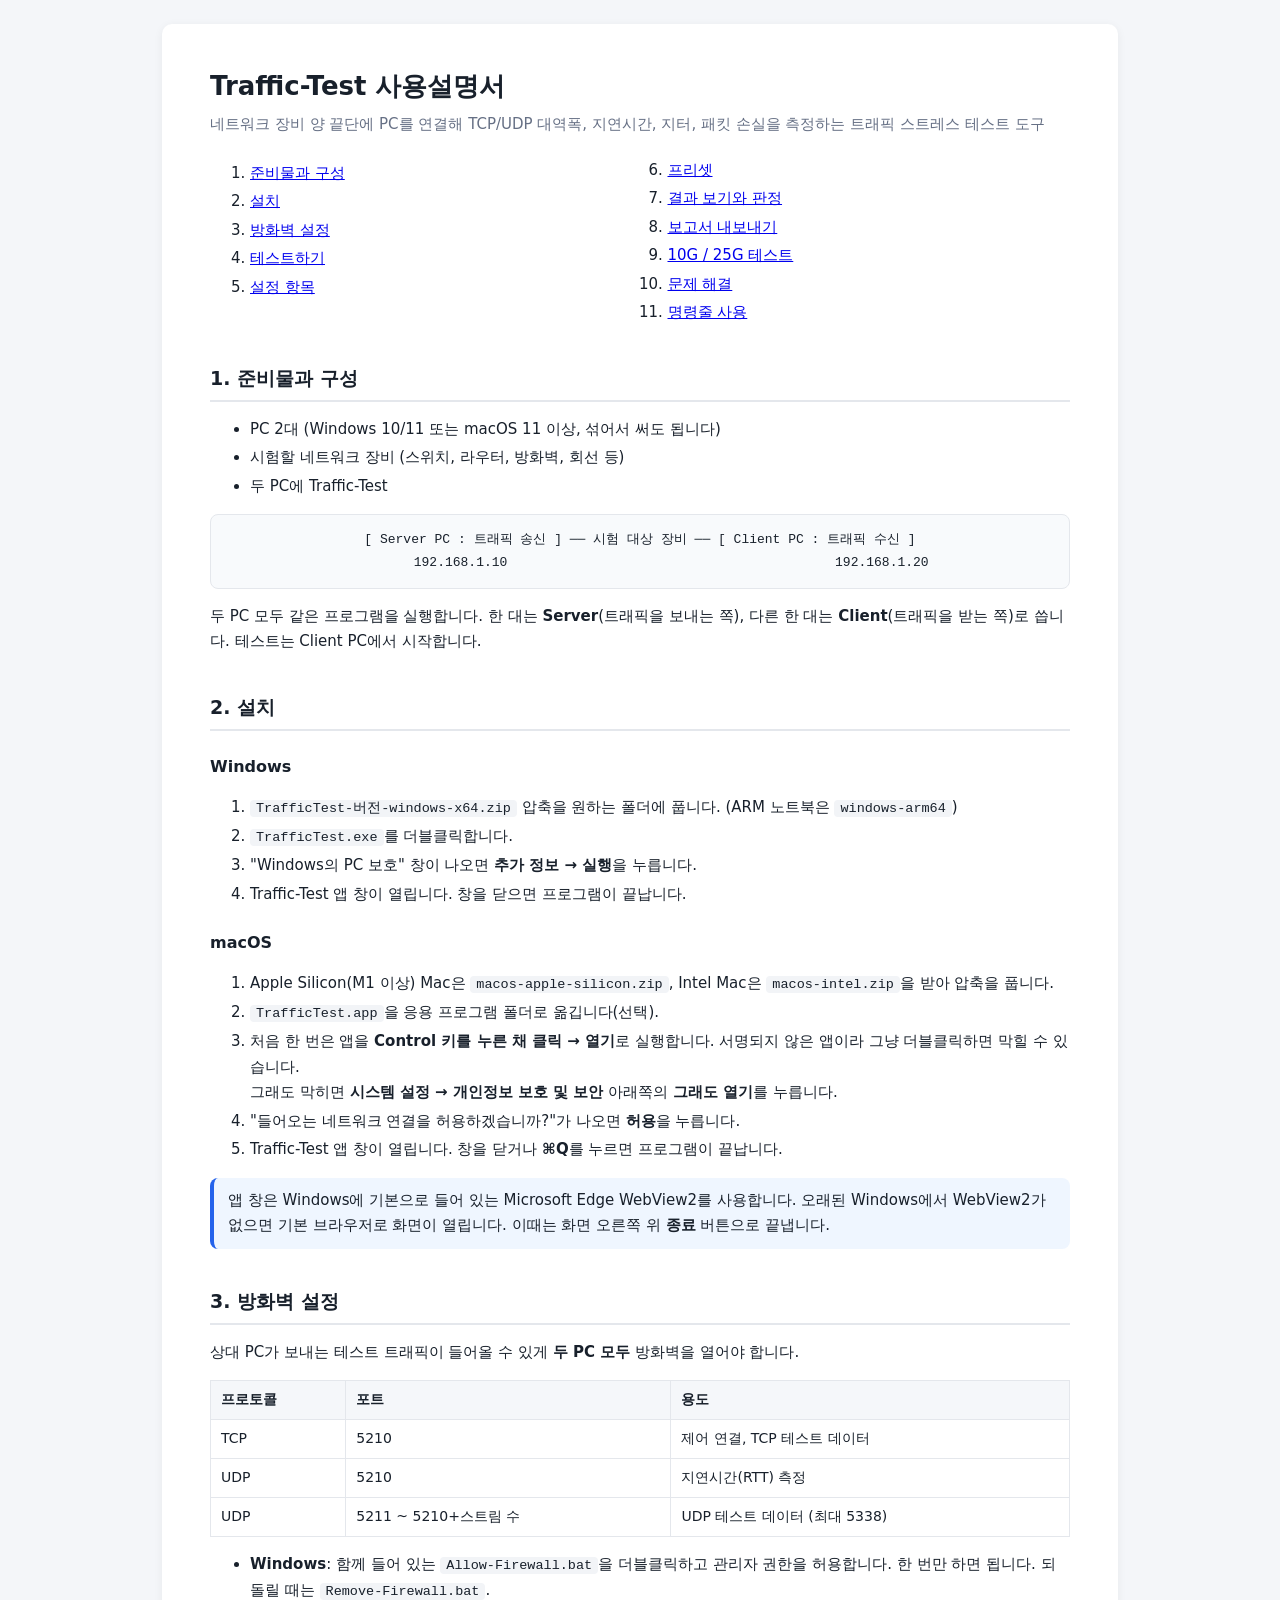
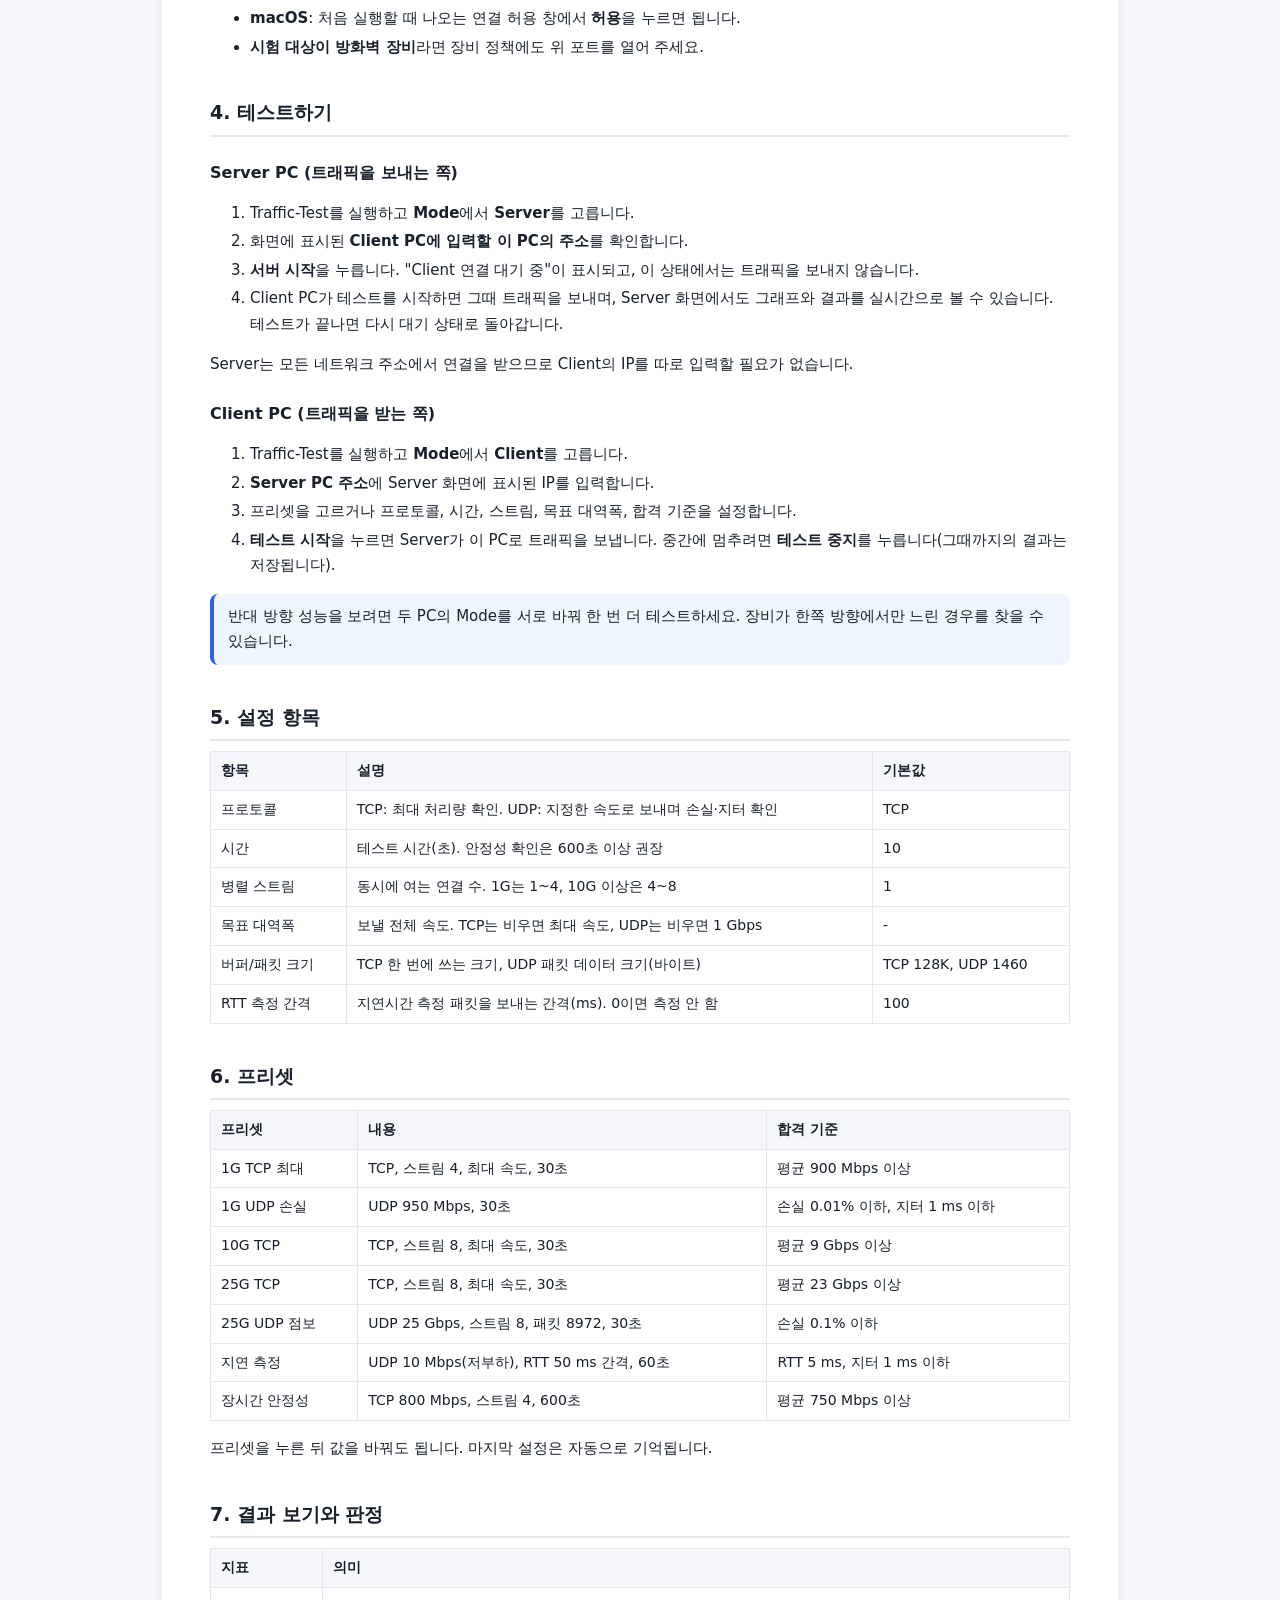
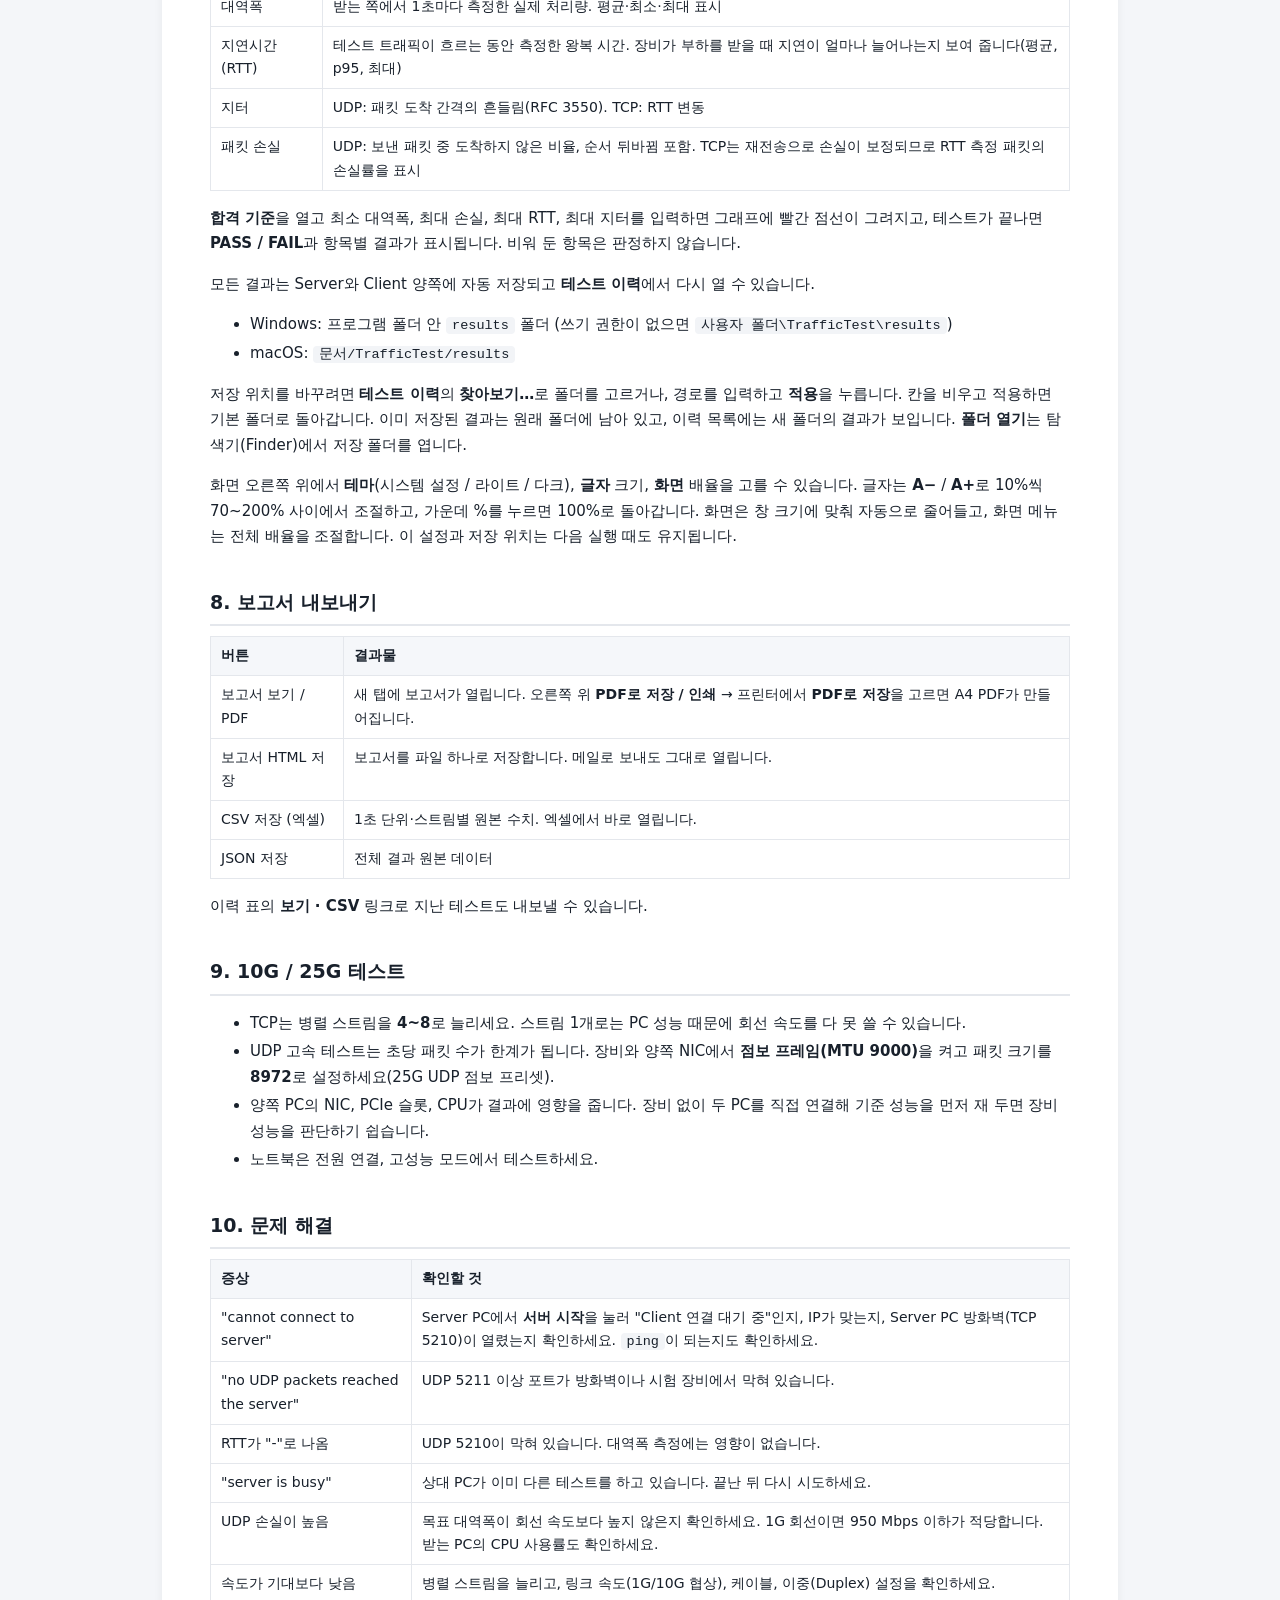
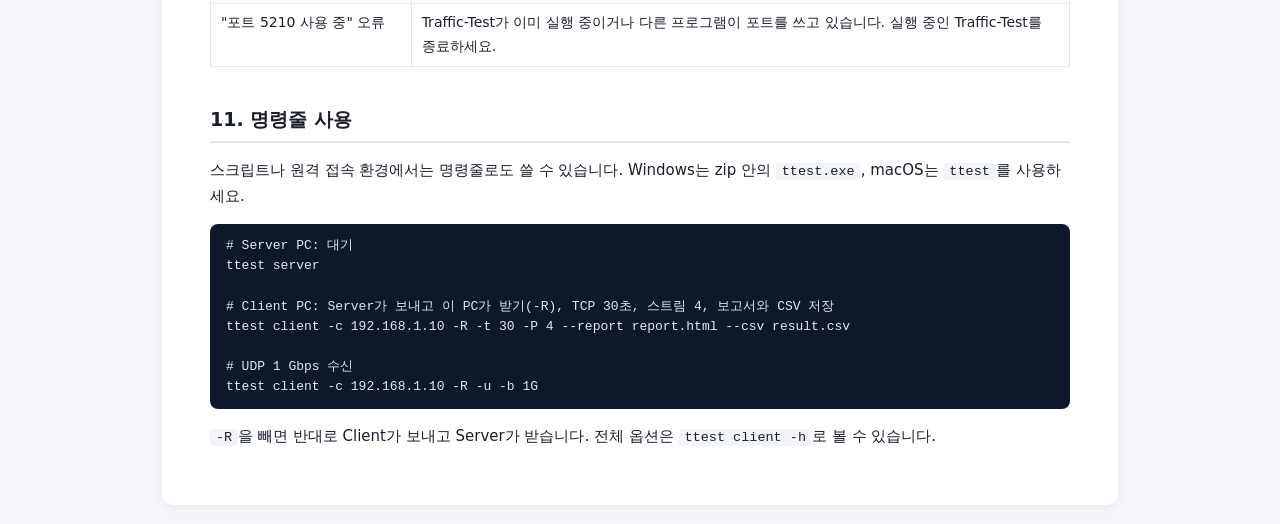
<file: packaging/UserGuide.html>
<!doctype html>
<html lang="ko">
<head>
<meta charset="utf-8">
<meta name="viewport" content="width=device-width, initial-scale=1">
<title>Traffic-Test 사용설명서</title>
<style>
  body { margin: 0; background: #f4f6f9; color: #18202b; font: 15px/1.7 "Segoe UI", "Malgun Gothic", "Apple SD Gothic Neo", system-ui, sans-serif; }
  .doc { max-width: 860px; margin: 24px auto; background: #fff; padding: 40px 48px; border-radius: 10px; box-shadow: 0 2px 10px rgba(0,0,0,.06); }
  h1 { font-size: 26px; margin: 0 0 4px; }
  h2 { font-size: 19px; margin: 36px 0 10px; padding-bottom: 6px; border-bottom: 2px solid #e4e7ec; }
  h3 { font-size: 16px; margin: 22px 0 6px; }
  .sub { color: #667085; margin: 0 0 20px; }
  code, kbd { font-family: Consolas, Menlo, monospace; background: #f2f4f7; padding: 1px 6px; border-radius: 4px; font-size: 13.5px; }
  pre { background: #0f172a; color: #e2e8f0; padding: 12px 16px; border-radius: 8px; overflow-x: auto; font-size: 13px; line-height: 1.55; }
  table { width: 100%; border-collapse: collapse; margin: 8px 0 14px; font-size: 14px; }
  th, td { border: 1px solid #e4e7ec; padding: 7px 10px; text-align: left; vertical-align: top; }
  th { background: #f5f7fa; font-weight: 600; }
  .tip, .warn { padding: 10px 14px; border-radius: 8px; margin: 12px 0; }
  .tip { background: #eff6ff; border-left: 4px solid #2563eb; }
  .warn { background: #fffbeb; border-left: 4px solid #d97706; }
  ol li, ul li { margin: 3px 0; }
  .diagram { font-family: Consolas, Menlo, monospace; background: #f8fafc; border: 1px solid #e4e7ec; border-radius: 8px; padding: 14px; text-align: center; white-space: pre; overflow-x: auto; font-size: 13px; }
  nav ol { columns: 2; }
  @media (max-width: 700px) { .doc { padding: 22px 16px; margin: 0; border-radius: 0; } nav ol { columns: 1; } }
  @media print { body { background: #fff; } .doc { box-shadow: none; margin: 0; padding: 0; max-width: none; } h2 { break-after: avoid; } pre, table { break-inside: avoid; } }
</style>
</head>
<body>
<div class="doc">
<h1>Traffic-Test 사용설명서</h1>
<p class="sub">네트워크 장비 양 끝단에 PC를 연결해 TCP/UDP 대역폭, 지연시간, 지터, 패킷 손실을 측정하는 트래픽 스트레스 테스트 도구</p>

<nav><ol>
  <li><a href="#prepare">준비물과 구성</a></li>
  <li><a href="#install">설치</a></li>
  <li><a href="#firewall">방화벽 설정</a></li>
  <li><a href="#run">테스트하기</a></li>
  <li><a href="#settings">설정 항목</a></li>
  <li><a href="#presets">프리셋</a></li>
  <li><a href="#results">결과 보기와 판정</a></li>
  <li><a href="#reports">보고서 내보내기</a></li>
  <li><a href="#highspeed">10G / 25G 테스트</a></li>
  <li><a href="#trouble">문제 해결</a></li>
  <li><a href="#cli">명령줄 사용</a></li>
</ol></nav>

<h2 id="prepare">1. 준비물과 구성</h2>
<ul>
  <li>PC 2대 (Windows 10/11 또는 macOS 11 이상, 섞어서 써도 됩니다)</li>
  <li>시험할 네트워크 장비 (스위치, 라우터, 방화벽, 회선 등)</li>
  <li>두 PC에 Traffic-Test</li>
</ul>
<div class="diagram">[ Server PC : 트래픽 송신 ] ── 시험 대상 장비 ── [ Client PC : 트래픽 수신 ]
        192.168.1.10                                          192.168.1.20</div>
<p>두 PC 모두 같은 프로그램을 실행합니다. 한 대는 <b>Server</b>(트래픽을 보내는 쪽), 다른 한 대는 <b>Client</b>(트래픽을 받는 쪽)로 씁니다. 테스트는 Client PC에서 시작합니다.</p>

<h2 id="install">2. 설치</h2>
<h3>Windows</h3>
<ol>
  <li><code>TrafficTest-버전-windows-x64.zip</code> 압축을 원하는 폴더에 풉니다. (ARM 노트북은 <code>windows-arm64</code>)</li>
  <li><code>TrafficTest.exe</code>를 더블클릭합니다.</li>
  <li>"Windows의 PC 보호" 창이 나오면 <b>추가 정보 → 실행</b>을 누릅니다.</li>
  <li>Traffic-Test 앱 창이 열립니다. 창을 닫으면 프로그램이 끝납니다.</li>
</ol>
<h3>macOS</h3>
<ol>
  <li>Apple Silicon(M1 이상) Mac은 <code>macos-apple-silicon.zip</code>, Intel Mac은 <code>macos-intel.zip</code>을 받아 압축을 풉니다.</li>
  <li><code>TrafficTest.app</code>을 응용 프로그램 폴더로 옮깁니다(선택).</li>
  <li>처음 한 번은 앱을 <b>Control 키를 누른 채 클릭 → 열기</b>로 실행합니다. 서명되지 않은 앱이라 그냥 더블클릭하면 막힐 수 있습니다.
    <br>그래도 막히면 <b>시스템 설정 → 개인정보 보호 및 보안</b> 아래쪽의 <b>그래도 열기</b>를 누릅니다.</li>
  <li>"들어오는 네트워크 연결을 허용하겠습니까?"가 나오면 <b>허용</b>을 누릅니다.</li>
  <li>Traffic-Test 앱 창이 열립니다. 창을 닫거나 <b>⌘Q</b>를 누르면 프로그램이 끝납니다.</li>
</ol>
<div class="tip">앱 창은 Windows에 기본으로 들어 있는 Microsoft Edge WebView2를 사용합니다. 오래된 Windows에서 WebView2가 없으면 기본 브라우저로 화면이 열립니다. 이때는 화면 오른쪽 위 <b>종료</b> 버튼으로 끝냅니다.</div>

<h2 id="firewall">3. 방화벽 설정</h2>
<p>상대 PC가 보내는 테스트 트래픽이 들어올 수 있게 <b>두 PC 모두</b> 방화벽을 열어야 합니다.</p>
<table>
  <tr><th>프로토콜</th><th>포트</th><th>용도</th></tr>
  <tr><td>TCP</td><td>5210</td><td>제어 연결, TCP 테스트 데이터</td></tr>
  <tr><td>UDP</td><td>5210</td><td>지연시간(RTT) 측정</td></tr>
  <tr><td>UDP</td><td>5211 ~ 5210+스트림 수</td><td>UDP 테스트 데이터 (최대 5338)</td></tr>
</table>
<ul>
  <li><b>Windows</b>: 함께 들어 있는 <code>Allow-Firewall.bat</code>을 더블클릭하고 관리자 권한을 허용합니다. 한 번만 하면 됩니다. 되돌릴 때는 <code>Remove-Firewall.bat</code>.</li>
  <li><b>macOS</b>: 처음 실행할 때 나오는 연결 허용 창에서 <b>허용</b>을 누르면 됩니다.</li>
  <li><b>시험 대상이 방화벽 장비</b>라면 장비 정책에도 위 포트를 열어 주세요.</li>
</ul>

<h2 id="run">4. 테스트하기</h2>
<h3>Server PC (트래픽을 보내는 쪽)</h3>
<ol>
  <li>Traffic-Test를 실행하고 <b>Mode</b>에서 <b>Server</b>를 고릅니다.</li>
  <li>화면에 표시된 <b>Client PC에 입력할 이 PC의 주소</b>를 확인합니다.</li>
  <li><b>서버 시작</b>을 누릅니다. "Client 연결 대기 중"이 표시되고, 이 상태에서는 트래픽을 보내지 않습니다.</li>
  <li>Client PC가 테스트를 시작하면 그때 트래픽을 보내며, Server 화면에서도 그래프와 결과를 실시간으로 볼 수 있습니다. 테스트가 끝나면 다시 대기 상태로 돌아갑니다.</li>
</ol>
<p>Server는 모든 네트워크 주소에서 연결을 받으므로 Client의 IP를 따로 입력할 필요가 없습니다.</p>
<h3>Client PC (트래픽을 받는 쪽)</h3>
<ol>
  <li>Traffic-Test를 실행하고 <b>Mode</b>에서 <b>Client</b>를 고릅니다.</li>
  <li><b>Server PC 주소</b>에 Server 화면에 표시된 IP를 입력합니다.</li>
  <li>프리셋을 고르거나 프로토콜, 시간, 스트림, 목표 대역폭, 합격 기준을 설정합니다.</li>
  <li><b>테스트 시작</b>을 누르면 Server가 이 PC로 트래픽을 보냅니다. 중간에 멈추려면 <b>테스트 중지</b>를 누릅니다(그때까지의 결과는 저장됩니다).</li>
</ol>
<div class="tip">반대 방향 성능을 보려면 두 PC의 Mode를 서로 바꿔 한 번 더 테스트하세요. 장비가 한쪽 방향에서만 느린 경우를 찾을 수 있습니다.</div>

<h2 id="settings">5. 설정 항목</h2>
<table>
  <tr><th>항목</th><th>설명</th><th>기본값</th></tr>
  <tr><td>프로토콜</td><td>TCP: 최대 처리량 확인. UDP: 지정한 속도로 보내며 손실·지터 확인</td><td>TCP</td></tr>
  <tr><td>시간</td><td>테스트 시간(초). 안정성 확인은 600초 이상 권장</td><td>10</td></tr>
  <tr><td>병렬 스트림</td><td>동시에 여는 연결 수. 1G는 1~4, 10G 이상은 4~8</td><td>1</td></tr>
  <tr><td>목표 대역폭</td><td>보낼 전체 속도. TCP는 비우면 최대 속도, UDP는 비우면 1 Gbps</td><td>-</td></tr>
  <tr><td>버퍼/패킷 크기</td><td>TCP 한 번에 쓰는 크기, UDP 패킷 데이터 크기(바이트)</td><td>TCP 128K, UDP 1460</td></tr>
  <tr><td>RTT 측정 간격</td><td>지연시간 측정 패킷을 보내는 간격(ms). 0이면 측정 안 함</td><td>100</td></tr>
</table>

<h2 id="presets">6. 프리셋</h2>
<table>
  <tr><th>프리셋</th><th>내용</th><th>합격 기준</th></tr>
  <tr><td>1G TCP 최대</td><td>TCP, 스트림 4, 최대 속도, 30초</td><td>평균 900 Mbps 이상</td></tr>
  <tr><td>1G UDP 손실</td><td>UDP 950 Mbps, 30초</td><td>손실 0.01% 이하, 지터 1 ms 이하</td></tr>
  <tr><td>10G TCP</td><td>TCP, 스트림 8, 최대 속도, 30초</td><td>평균 9 Gbps 이상</td></tr>
  <tr><td>25G TCP</td><td>TCP, 스트림 8, 최대 속도, 30초</td><td>평균 23 Gbps 이상</td></tr>
  <tr><td>25G UDP 점보</td><td>UDP 25 Gbps, 스트림 8, 패킷 8972, 30초</td><td>손실 0.1% 이하</td></tr>
  <tr><td>지연 측정</td><td>UDP 10 Mbps(저부하), RTT 50 ms 간격, 60초</td><td>RTT 5 ms, 지터 1 ms 이하</td></tr>
  <tr><td>장시간 안정성</td><td>TCP 800 Mbps, 스트림 4, 600초</td><td>평균 750 Mbps 이상</td></tr>
</table>
<p>프리셋을 누른 뒤 값을 바꿔도 됩니다. 마지막 설정은 자동으로 기억됩니다.</p>

<h2 id="results">7. 결과 보기와 판정</h2>
<table>
  <tr><th>지표</th><th>의미</th></tr>
  <tr><td>대역폭</td><td>받는 쪽에서 1초마다 측정한 실제 처리량. 평균·최소·최대 표시</td></tr>
  <tr><td>지연시간 (RTT)</td><td>테스트 트래픽이 흐르는 동안 측정한 왕복 시간. 장비가 부하를 받을 때 지연이 얼마나 늘어나는지 보여 줍니다(평균, p95, 최대)</td></tr>
  <tr><td>지터</td><td>UDP: 패킷 도착 간격의 흔들림(RFC 3550). TCP: RTT 변동</td></tr>
  <tr><td>패킷 손실</td><td>UDP: 보낸 패킷 중 도착하지 않은 비율, 순서 뒤바뀜 포함. TCP는 재전송으로 손실이 보정되므로 RTT 측정 패킷의 손실률을 표시</td></tr>
</table>
<p><b>합격 기준</b>을 열고 최소 대역폭, 최대 손실, 최대 RTT, 최대 지터를 입력하면 그래프에 빨간 점선이 그려지고, 테스트가 끝나면 <b>PASS / FAIL</b>과 항목별 결과가 표시됩니다. 비워 둔 항목은 판정하지 않습니다.</p>
<p>모든 결과는 Server와 Client 양쪽에 자동 저장되고 <b>테스트 이력</b>에서 다시 열 수 있습니다.</p>
<ul>
  <li>Windows: 프로그램 폴더 안 <code>results</code> 폴더 (쓰기 권한이 없으면 <code>사용자 폴더\TrafficTest\results</code>)</li>
  <li>macOS: <code>문서/TrafficTest/results</code></li>
</ul>
<p>저장 위치를 바꾸려면 <b>테스트 이력</b>의 <b>찾아보기…</b>로 폴더를 고르거나, 경로를 입력하고 <b>적용</b>을 누릅니다. 칸을 비우고 적용하면 기본 폴더로 돌아갑니다. 이미 저장된 결과는 원래 폴더에 남아 있고, 이력 목록에는 새 폴더의 결과가 보입니다. <b>폴더 열기</b>는 탐색기(Finder)에서 저장 폴더를 엽니다.</p>
<p>화면 오른쪽 위에서 <b>테마</b>(시스템 설정 / 라이트 / 다크), <b>글자</b> 크기, <b>화면</b> 배율을 고를 수 있습니다. 글자는 <b>A−</b> / <b>A+</b>로 10%씩 70~200% 사이에서 조절하고, 가운데 %를 누르면 100%로 돌아갑니다. 화면은 창 크기에 맞춰 자동으로 줄어들고, 화면 메뉴는 전체 배율을 조절합니다. 이 설정과 저장 위치는 다음 실행 때도 유지됩니다.</p>

<h2 id="reports">8. 보고서 내보내기</h2>
<table>
  <tr><th>버튼</th><th>결과물</th></tr>
  <tr><td>보고서 보기 / PDF</td><td>새 탭에 보고서가 열립니다. 오른쪽 위 <b>PDF로 저장 / 인쇄</b> → 프린터에서 <b>PDF로 저장</b>을 고르면 A4 PDF가 만들어집니다.</td></tr>
  <tr><td>보고서 HTML 저장</td><td>보고서를 파일 하나로 저장합니다. 메일로 보내도 그대로 열립니다.</td></tr>
  <tr><td>CSV 저장 (엑셀)</td><td>1초 단위·스트림별 원본 수치. 엑셀에서 바로 열립니다.</td></tr>
  <tr><td>JSON 저장</td><td>전체 결과 원본 데이터</td></tr>
</table>
<p>이력 표의 <b>보기 · CSV</b> 링크로 지난 테스트도 내보낼 수 있습니다.</p>

<h2 id="highspeed">9. 10G / 25G 테스트</h2>
<ul>
  <li>TCP는 병렬 스트림을 <b>4~8</b>로 늘리세요. 스트림 1개로는 PC 성능 때문에 회선 속도를 다 못 쓸 수 있습니다.</li>
  <li>UDP 고속 테스트는 초당 패킷 수가 한계가 됩니다. 장비와 양쪽 NIC에서 <b>점보 프레임(MTU 9000)</b>을 켜고 패킷 크기를 <b>8972</b>로 설정하세요(25G UDP 점보 프리셋).</li>
  <li>양쪽 PC의 NIC, PCIe 슬롯, CPU가 결과에 영향을 줍니다. 장비 없이 두 PC를 직접 연결해 기준 성능을 먼저 재 두면 장비 성능을 판단하기 쉽습니다.</li>
  <li>노트북은 전원 연결, 고성능 모드에서 테스트하세요.</li>
</ul>

<h2 id="trouble">10. 문제 해결</h2>
<table>
  <tr><th>증상</th><th>확인할 것</th></tr>
  <tr><td>"cannot connect to server"</td><td>Server PC에서 <b>서버 시작</b>을 눌러 "Client 연결 대기 중"인지, IP가 맞는지, Server PC 방화벽(TCP 5210)이 열렸는지 확인하세요. <code>ping</code>이 되는지도 확인하세요.</td></tr>
  <tr><td>"no UDP packets reached the server"</td><td>UDP 5211 이상 포트가 방화벽이나 시험 장비에서 막혀 있습니다.</td></tr>
  <tr><td>RTT가 "-"로 나옴</td><td>UDP 5210이 막혀 있습니다. 대역폭 측정에는 영향이 없습니다.</td></tr>
  <tr><td>"server is busy"</td><td>상대 PC가 이미 다른 테스트를 하고 있습니다. 끝난 뒤 다시 시도하세요.</td></tr>
  <tr><td>UDP 손실이 높음</td><td>목표 대역폭이 회선 속도보다 높지 않은지 확인하세요. 1G 회선이면 950 Mbps 이하가 적당합니다. 받는 PC의 CPU 사용률도 확인하세요.</td></tr>
  <tr><td>속도가 기대보다 낮음</td><td>병렬 스트림을 늘리고, 링크 속도(1G/10G 협상), 케이블, 이중(Duplex) 설정을 확인하세요.</td></tr>
  <tr><td>"포트 5210 사용 중" 오류</td><td>Traffic-Test가 이미 실행 중이거나 다른 프로그램이 포트를 쓰고 있습니다. 실행 중인 Traffic-Test를 종료하세요.</td></tr>
</table>

<h2 id="cli">11. 명령줄 사용</h2>
<p>스크립트나 원격 접속 환경에서는 명령줄로도 쓸 수 있습니다. Windows는 zip 안의 <code>ttest.exe</code>, macOS는 <code>ttest</code>를 사용하세요.</p>
<pre># Server PC: 대기
ttest server

# Client PC: Server가 보내고 이 PC가 받기(-R), TCP 30초, 스트림 4, 보고서와 CSV 저장
ttest client -c 192.168.1.10 -R -t 30 -P 4 --report report.html --csv result.csv

# UDP 1 Gbps 수신
ttest client -c 192.168.1.10 -R -u -b 1G</pre>
<p><code>-R</code>을 빼면 반대로 Client가 보내고 Server가 받습니다. 전체 옵션은 <code>ttest client -h</code>로 볼 수 있습니다.</p>
</div>
</body>
</html>
</file>
